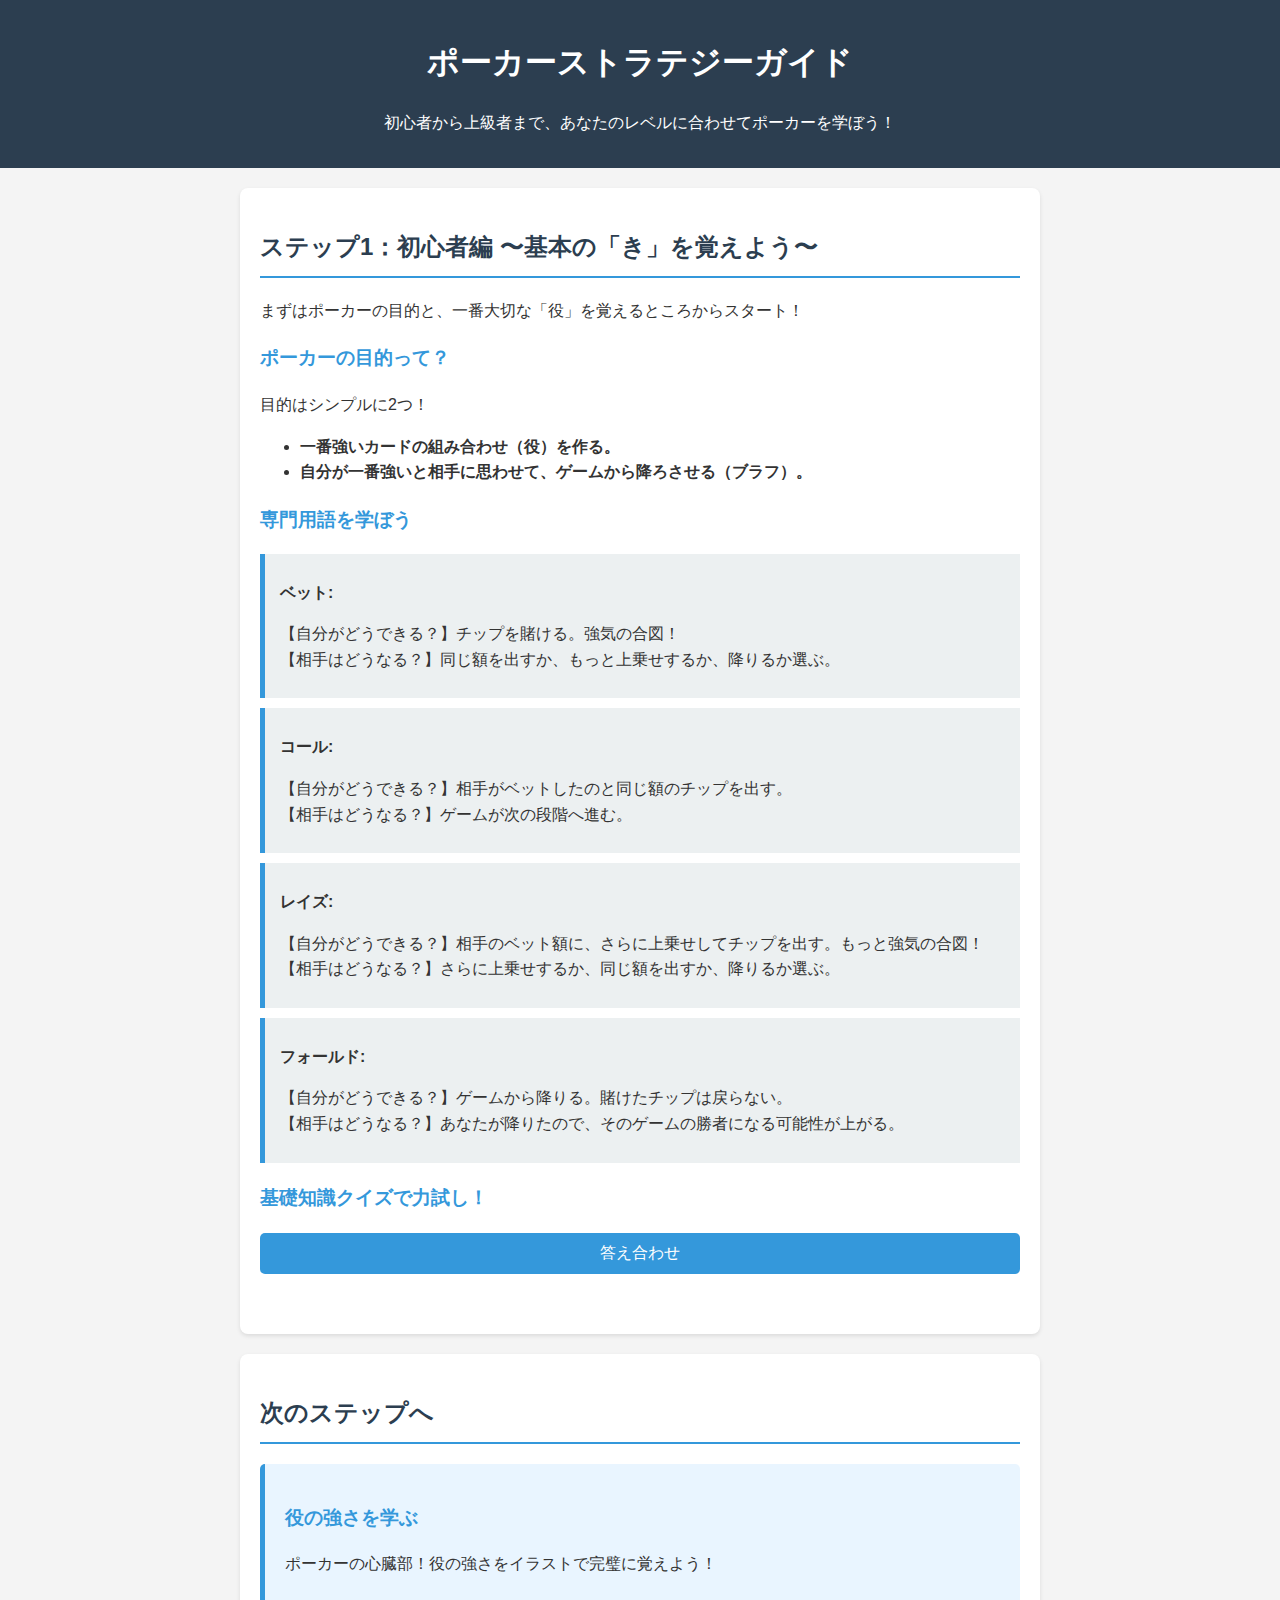
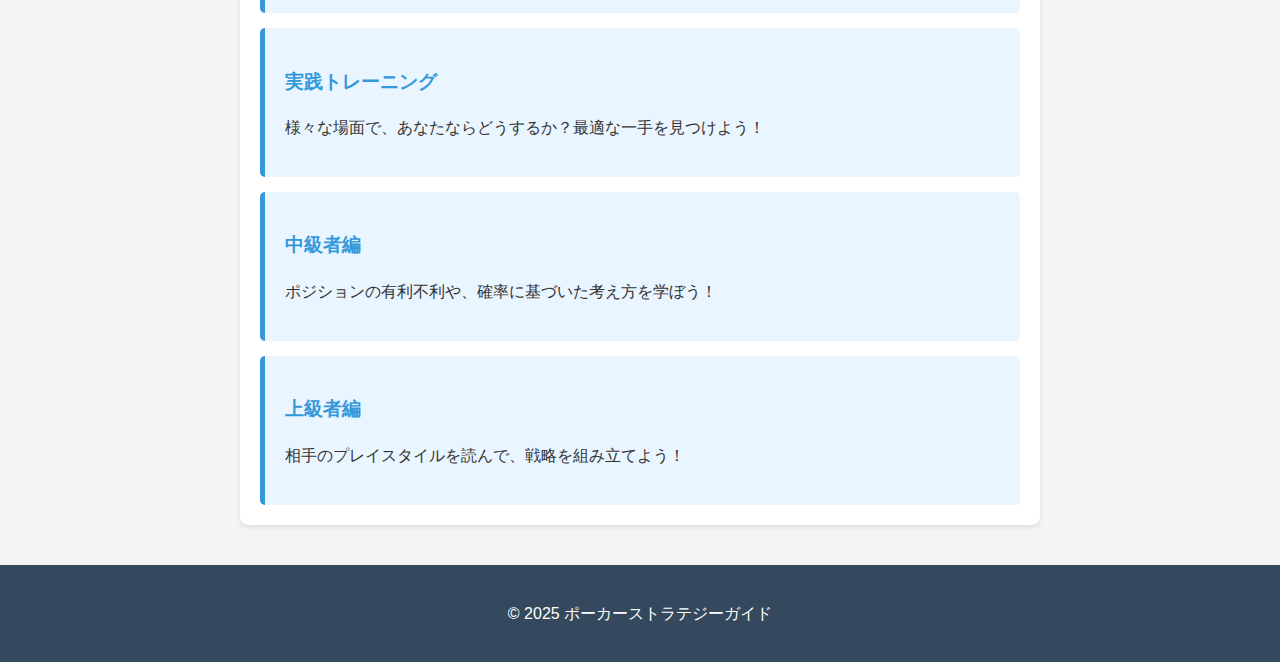
<file: index.html>
<!DOCTYPE html>
<html lang="ja">
<head>
    <meta charset="UTF-8">
    <meta name="viewport" content="width=device-width, initial-scale=1.0">
    <title>ポーカーストラテジーガイド - トップ</title>
    <link rel="stylesheet" href="style.css">
</head>
<body>
    <header>
        <h1>ポーカーストラテジーガイド</h1>
        <p>初心者から上級者まで、あなたのレベルに合わせてポーカーを学ぼう！</p>
    </header>

    <main>
        <!-- 初心者編セクション -->
        <section id="beginner">
            <h2>ステップ1：初心者編 〜基本の「き」を覚えよう〜</h2>
            <p>まずはポーカーの目的と、一番大切な「役」を覚えるところからスタート！</p>

            <div class="content-box">
                <h3>ポーカーの目的って？</h3>
                <p>目的はシンプルに2つ！</p>
                <ul>
                    <li><strong>一番強いカードの組み合わせ（役）を作る。</strong></li>
                    <li><strong>自分が一番強いと相手に思わせて、ゲームから降ろさせる（ブラフ）。</strong></li>
                </ul>
            </div>

            <div class="content-box">
                <h3>専門用語を学ぼう</h3>
                <div class="term">
                    <p><strong>ベット:</strong></p>
                    <p>【自分がどうできる？】チップを賭ける。強気の合図！<br>
                       【相手はどうなる？】同じ額を出すか、もっと上乗せするか、降りるか選ぶ。</p>
                </div>
                <div class="term">
                    <p><strong>コール:</strong></p>
                    <p>【自分がどうできる？】相手がベットしたのと同じ額のチップを出す。<br>
                       【相手はどうなる？】ゲームが次の段階へ進む。</p>
                </div>
                <div class="term">
                    <p><strong>レイズ:</strong></p>
                    <p>【自分がどうできる？】相手のベット額に、さらに上乗せしてチップを出す。もっと強気の合図！<br>
                       【相手はどうなる？】さらに上乗せするか、同じ額を出すか、降りるか選ぶ。</p>
                </div>
                <div class="term">
                    <p><strong>フォールド:</strong></p>
                    <p>【自分がどうできる？】ゲームから降りる。賭けたチップは戻らない。<br>
                       【相手はどうなる？】あなたが降りたので、そのゲームの勝者になる可能性が上がる。</p>
                </div>
            </div>

            <!-- 基礎知識クイズセクション -->
            <div id="quiz-section" class="content-box">
                <h3>基礎知識クイズで力試し！</h3>
                <div id="quiz-container">
                    <!-- クイズはJavaScriptで生成されます -->
                </div>
                <button id="quiz-submit-btn">答え合わせ</button>
                <div id="quiz-result"></div>
            </div>
        </section>
        
        <!-- 次のステップへ -->
        <section id="next-level">
            <h2>次のステップへ</h2>
            <a href="hands.html" class="level-box">
                <h3>役の強さを学ぶ</h3>
                <p>ポーカーの心臓部！役の強さをイラストで完璧に覚えよう！</p>
            </a>
            <a href="training.html" class="level-box">
                <h3>実践トレーニング</h3>
                <p>様々な場面で、あなたならどうするか？最適な一手を見つけよう！</p>
            </a>
            <a href="intermediate.html" class="level-box">
                <h3>中級者編</h3>
                <p>ポジションの有利不利や、確率に基づいた考え方を学ぼう！</p>
            </a>
            <a href="advanced.html" class="level-box">
                <h3>上級者編</h3>
                <p>相手のプレイスタイルを読んで、戦略を組み立てよう！</p>
            </a>
        </section>
    </main>

    <footer>
        <p>&copy; 2025 ポーカーストラテジーガイド</p>
    </footer>
    <script src="main.js"></script>
</body>
</html>
</file>
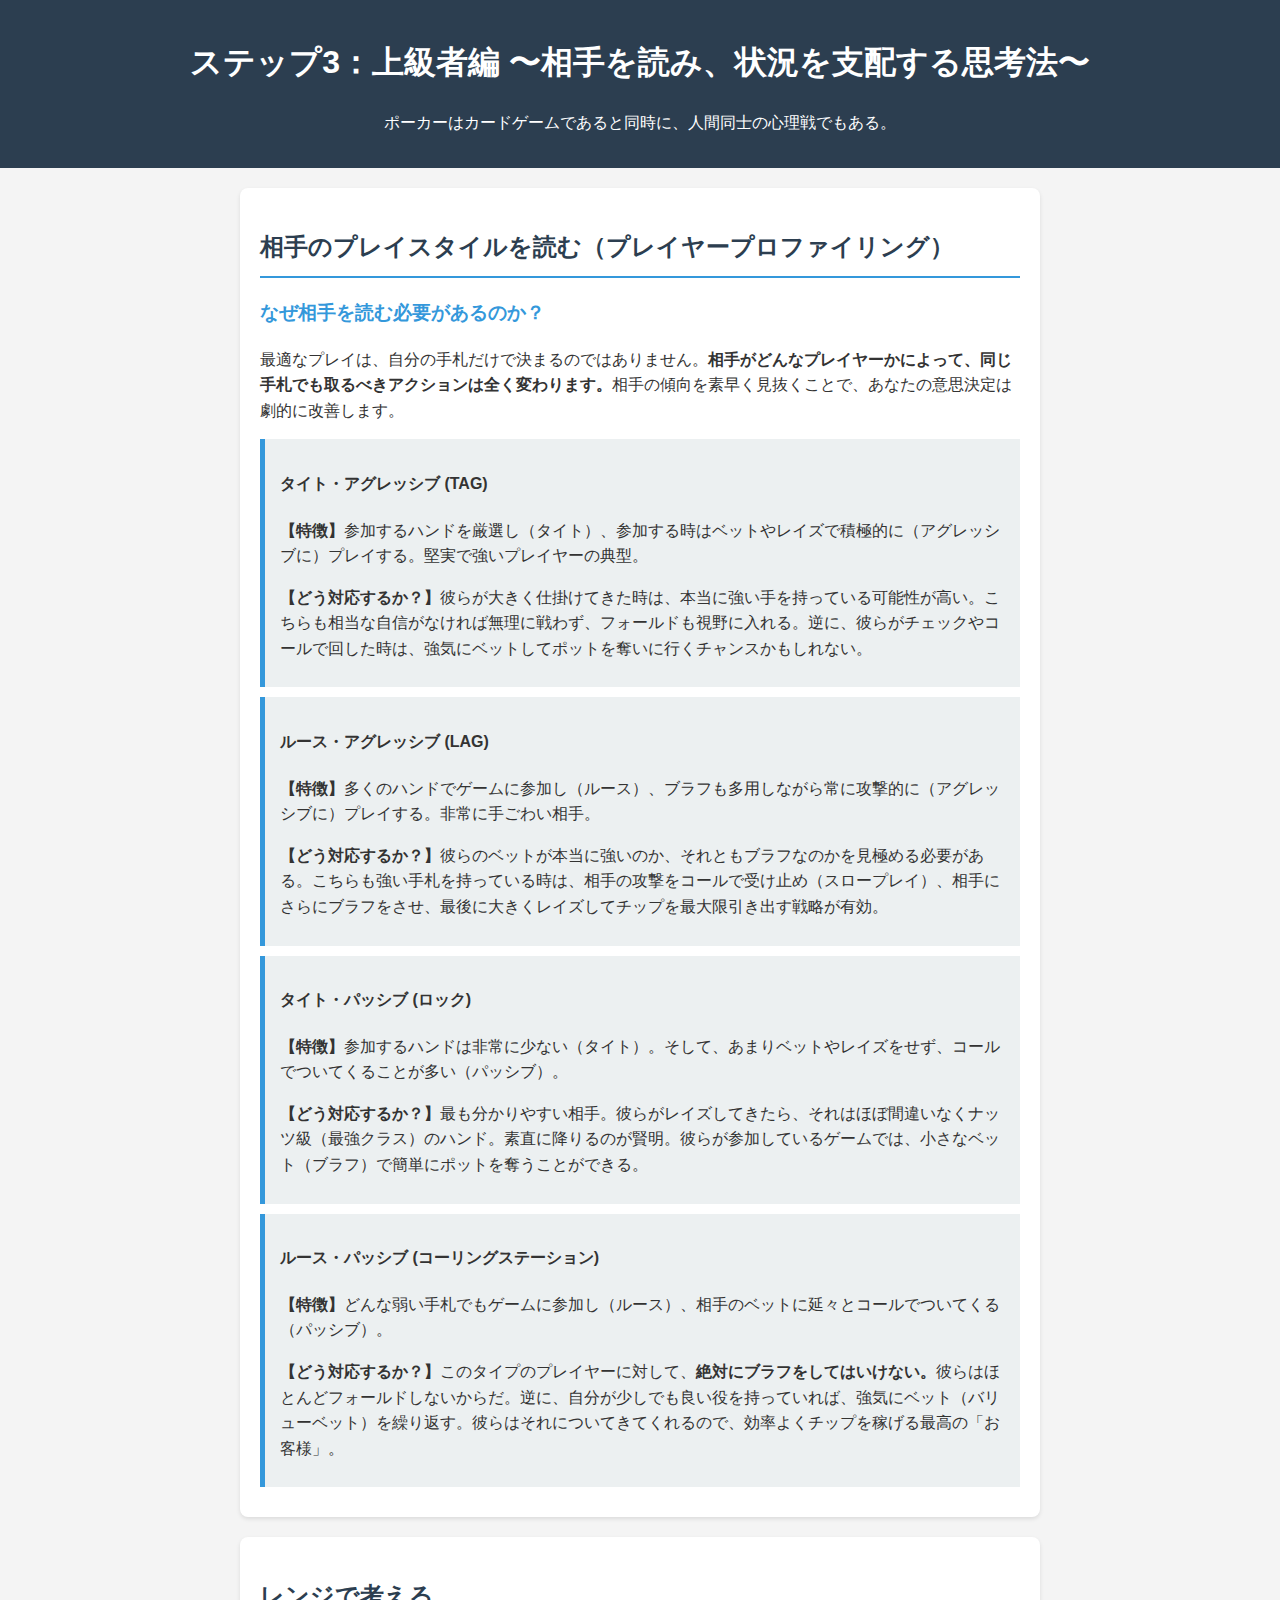
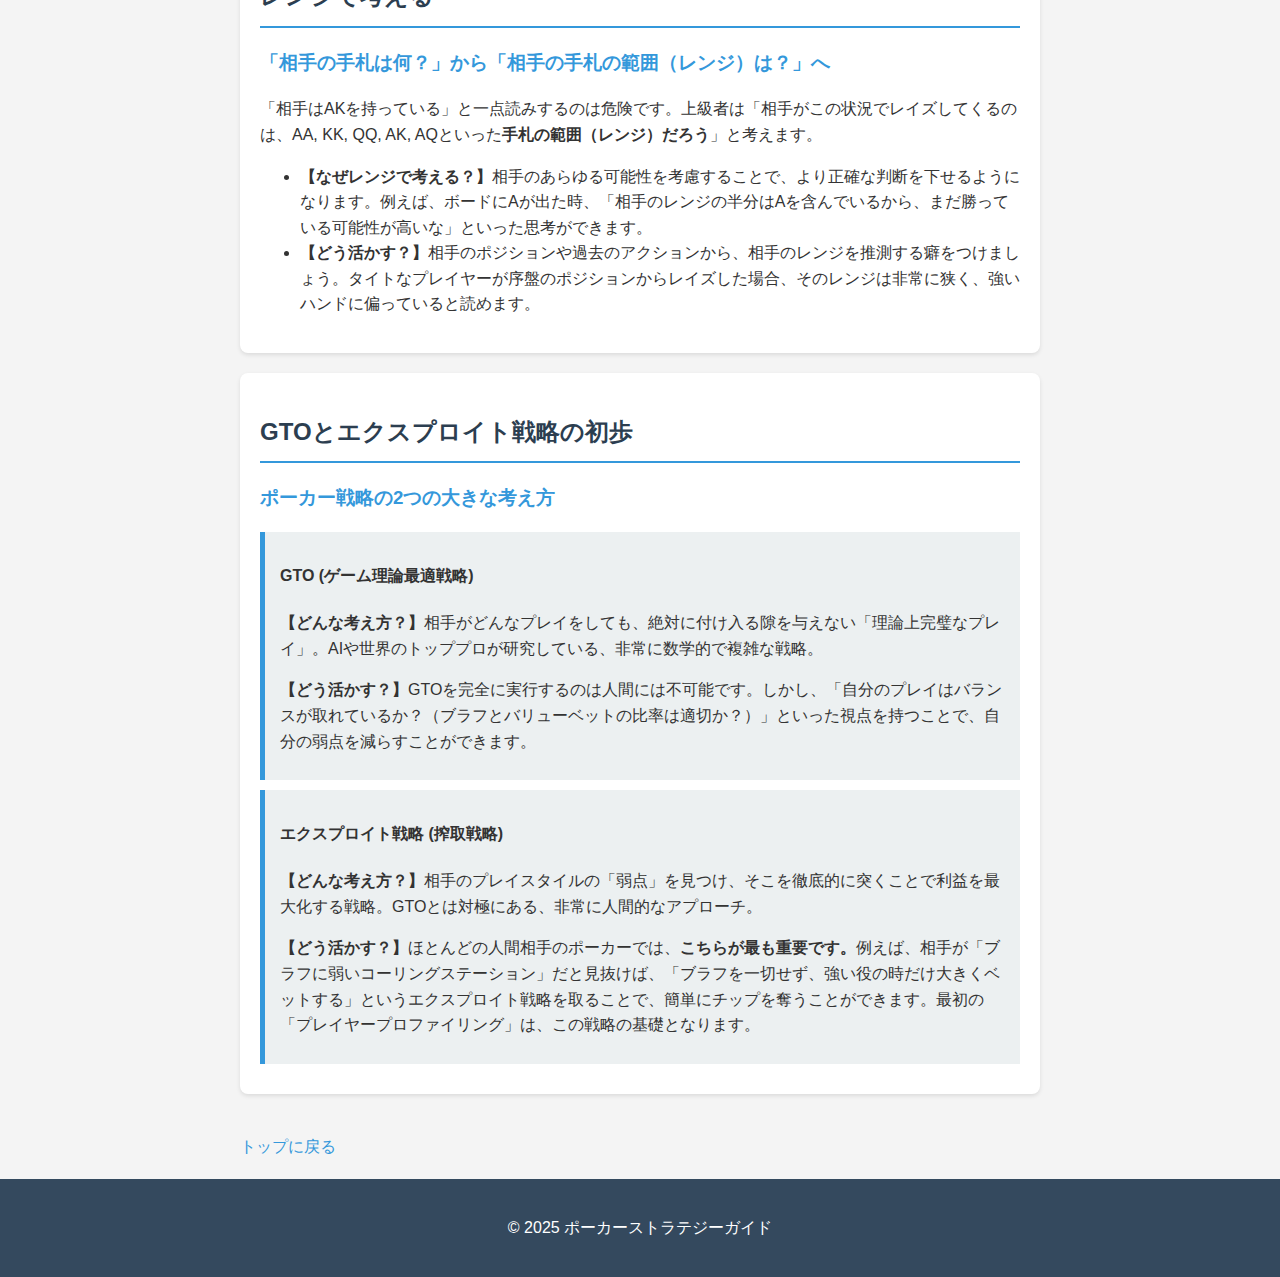
<file: advanced.html>
<!DOCTYPE html>
<html lang="ja">
<head>
    <meta charset="UTF-8">
    <meta name="viewport" content="width=device-width, initial-scale=1.0">
    <title>上級者編 - ポーカーガイド</title>
    <link rel="stylesheet" href="style.css">
</head>
<body>
    <header>
        <h1>ステップ3：上級者編 〜相手を読み、状況を支配する思考法〜</h1>
        <p>ポーカーはカードゲームであると同時に、人間同士の心理戦でもある。</p>
    </header>

    <main>
        <section>
            <h2>相手のプレイスタイルを読む（プレイヤープロファイリング）</h2>
            <div class="content-box">
                <h3>なぜ相手を読む必要があるのか？</h3>
                <p>最適なプレイは、自分の手札だけで決まるのではありません。<strong>相手がどんなプレイヤーかによって、同じ手札でも取るべきアクションは全く変わります。</strong>相手の傾向を素早く見抜くことで、あなたの意思決定は劇的に改善します。</p>
                
                <div class="term">
                    <h4>タイト・アグレッシブ (TAG)</h4>
                    <p><strong>【特徴】</strong>参加するハンドを厳選し（タイト）、参加する時はベットやレイズで積極的に（アグレッシブに）プレイする。堅実で強いプレイヤーの典型。</p>
                    <p><strong>【どう対応するか？】</strong>彼らが大きく仕掛けてきた時は、本当に強い手を持っている可能性が高い。こちらも相当な自信がなければ無理に戦わず、フォールドも視野に入れる。逆に、彼らがチェックやコールで回した時は、強気にベットしてポットを奪いに行くチャンスかもしれない。</p>
                </div>

                <div class="term">
                    <h4>ルース・アグレッシブ (LAG)</h4>
                    <p><strong>【特徴】</strong>多くのハンドでゲームに参加し（ルース）、ブラフも多用しながら常に攻撃的に（アグレッシブに）プレイする。非常に手ごわい相手。</p>
                    <p><strong>【どう対応するか？】</strong>彼らのベットが本当に強いのか、それともブラフなのかを見極める必要がある。こちらも強い手札を持っている時は、相手の攻撃をコールで受け止め（スロープレイ）、相手にさらにブラフをさせ、最後に大きくレイズしてチップを最大限引き出す戦略が有効。</p>
                </div>

                <div class="term">
                    <h4>タイト・パッシブ (ロック)</h4>
                    <p><strong>【特徴】</strong>参加するハンドは非常に少ない（タイト）。そして、あまりベットやレイズをせず、コールでついてくることが多い（パッシブ）。</p>
                    <p><strong>【どう対応するか？】</strong>最も分かりやすい相手。彼らがレイズしてきたら、それはほぼ間違いなくナッツ級（最強クラス）のハンド。素直に降りるのが賢明。彼らが参加しているゲームでは、小さなベット（ブラフ）で簡単にポットを奪うことができる。</p>
                </div>

                 <div class="term">
                    <h4>ルース・パッシブ (コーリングステーション)</h4>
                    <p><strong>【特徴】</strong>どんな弱い手札でもゲームに参加し（ルース）、相手のベットに延々とコールでついてくる（パッシブ）。</p>
                    <p><strong>【どう対応するか？】</strong>このタイプのプレイヤーに対して、<strong>絶対にブラフをしてはいけない。</strong>彼らはほとんどフォールドしないからだ。逆に、自分が少しでも良い役を持っていれば、強気にベット（バリューベット）を繰り返す。彼らはそれについてきてくれるので、効率よくチップを稼げる最高の「お客様」。</p>
                </div>
            </div>
        </section>

        <section>
            <h2>レンジで考える</h2>
            <div class="content-box">
                <h3>「相手の手札は何？」から「相手の手札の範囲（レンジ）は？」へ</h3>
                <p>「相手はAKを持っている」と一点読みするのは危険です。上級者は「相手がこの状況でレイズしてくるのは、AA, KK, QQ, AK, AQといった<strong>手札の範囲（レンジ）だろう</strong>」と考えます。</p>
                <ul>
                    <li><strong>【なぜレンジで考える？】</strong>相手のあらゆる可能性を考慮することで、より正確な判断を下せるようになります。例えば、ボードにAが出た時、「相手のレンジの半分はAを含んでいるから、まだ勝っている可能性が高いな」といった思考ができます。</li>
                    <li><strong>【どう活かす？】</strong>相手のポジションや過去のアクションから、相手のレンジを推測する癖をつけましょう。タイトなプレイヤーが序盤のポジションからレイズした場合、そのレンジは非常に狭く、強いハンドに偏っていると読めます。</li>
                </ul>
            </div>
        </section>

        <section>
            <h2>GTOとエクスプロイト戦略の初歩</h2>
            <div class="content-box">
                <h3>ポーカー戦略の2つの大きな考え方</h3>
                <div class="term">
                    <h4>GTO (ゲーム理論最適戦略)</h4>
                    <p><strong>【どんな考え方？】</strong>相手がどんなプレイをしても、絶対に付け入る隙を与えない「理論上完璧なプレイ」。AIや世界のトッププロが研究している、非常に数学的で複雑な戦略。</p>
                    <p><strong>【どう活かす？】</strong>GTOを完全に実行するのは人間には不可能です。しかし、「自分のプレイはバランスが取れているか？（ブラフとバリューベットの比率は適切か？）」といった視点を持つことで、自分の弱点を減らすことができます。</p>
                </div>
                <div class="term">
                    <h4>エクスプロイト戦略 (搾取戦略)</h4>
                    <p><strong>【どんな考え方？】</strong>相手のプレイスタイルの「弱点」を見つけ、そこを徹底的に突くことで利益を最大化する戦略。GTOとは対極にある、非常に人間的なアプローチ。</p>
                    <p><strong>【どう活かす？】</strong>ほとんどの人間相手のポーカーでは、<strong>こちらが最も重要です。</strong>例えば、相手が「ブラフに弱いコーリングステーション」だと見抜けば、「ブラフを一切せず、強い役の時だけ大きくベットする」というエクスプロイト戦略を取ることで、簡単にチップを奪うことができます。最初の「プレイヤープロファイリング」は、この戦略の基礎となります。</p>
                </div>
            </div>
        </section>
        
        <a href="index.html" class="back-link">トップに戻る</a>
    </main>

    <footer>
        <p>&copy; 2025 ポーカーストラテジーガイド</p>
    </footer>
</body>
</html>
</file>
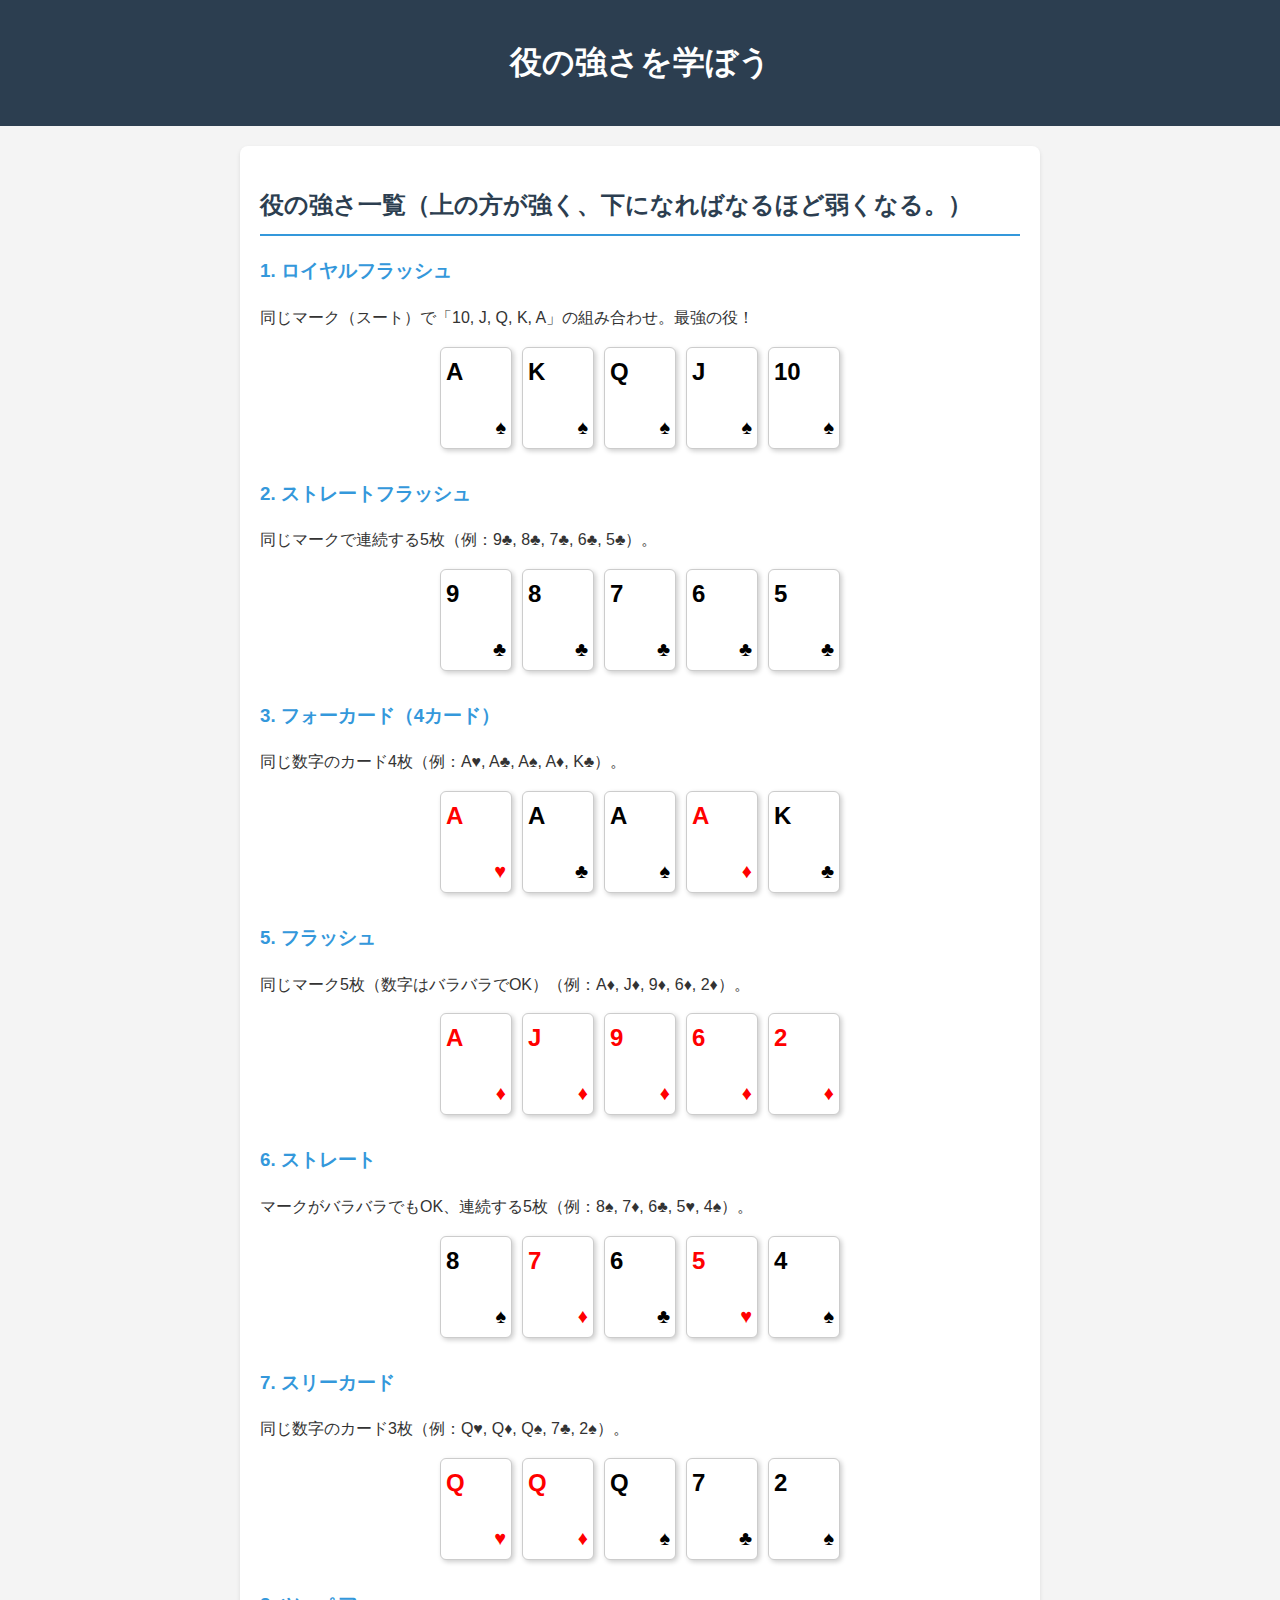
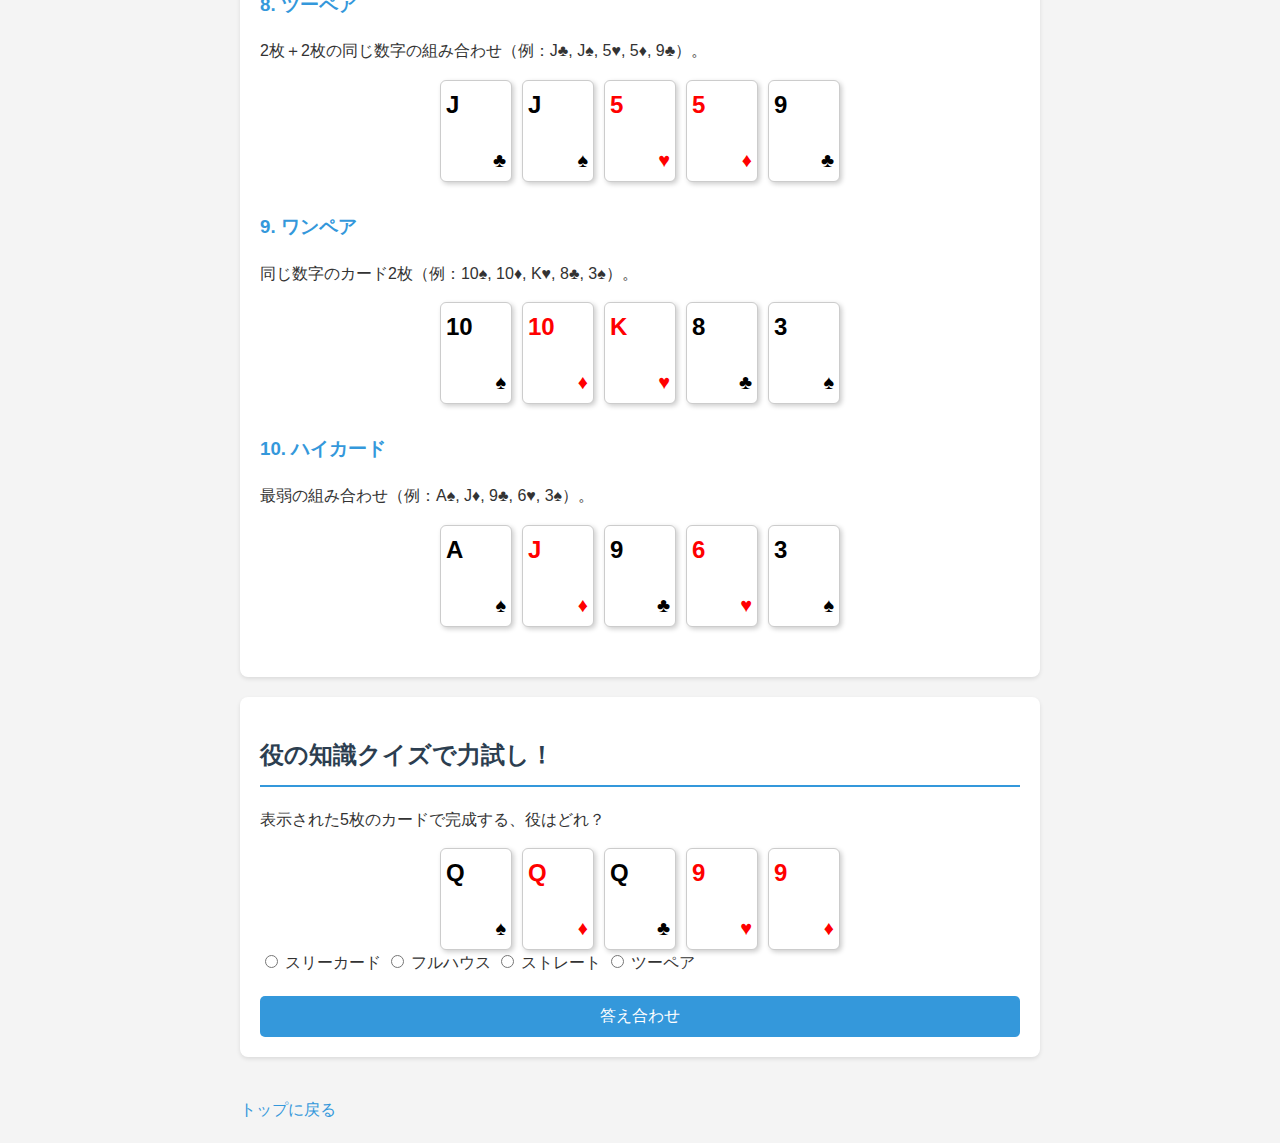
<file: hands.html>
<!DOCTYPE html>
<html lang="ja">
<head>
    <meta charset="UTF-8">
    <meta name="viewport" content="width=device-width, initial-scale=1.0">
    <title>役の強さを学ぼう - ポーカーガイド</title>
    <link rel="stylesheet" href="style.css">
</head>
<body>
    <header>
        <h1>役の強さを学ぼう</h1>
    </header>

    <main>
        <section id="hand-ranks">
            <h2>役の強さ一覧（上の方が強く、下になればなるほど弱くなる。）</h2>
            
            <!-- 役のリストをここに生成 (例：ロイヤルフラッシュ) -->
            <div class="hand-rank-item">
                <h3>1. ロイヤルフラッシュ</h3>
                <p>同じマーク（スート）で「10, J, Q, K, A」の組み合わせ。最強の役！</p>
                <div class="hand">
                    <div class="card spade"><span>A</span><span class="suit">♠</span></div>
                    <div class="card spade"><span>K</span><span class="suit">♠</span></div>
                    <div class="card spade"><span>Q</span><span class="suit">♠</span></div>
                    <div class="card spade"><span>J</span><span class="suit">♠</span></div>
                    <div class="card spade"><span>10</span><span class="suit">♠</span></div>
                </div>
            </div>

            <!-- (以下、ストレートフラッシュ、フォーカード...と続く) -->
             <div class="hand-rank-item">
                <h3>2. ストレートフラッシュ</h3>
                <p>同じマークで連続する5枚（例：9♣, 8♣, 7♣, 6♣, 5♣）。</p>
                <div class="hand">
                    <div class="card club"><span>9</span><span class="suit">♣</span></div>
                    <div class="card club"><span>8</span><span class="suit">♣</span></div>
                    <div class="card club"><span>7</span><span class="suit">♣</span></div>
                    <div class="card club"><span>6</span><span class="suit">♣</span></div>
                    <div class="card club"><span>5</span><span class="suit">♣</span></div>
                </div>
            </div>

            <div class="hand-rank-item">
                <h3>3. フォーカード（4カード）</h3>
                <p>同じ数字のカード4枚（例：A♥, A♣, A♠, A♦, K♣）。</p>
                <div class="hand">
                    <div class="card heart"><span>A</span><span class="suit">♥</span></div>
                    <div class="card club"><span>A</span><span class="suit">♣</span></div>
                    <div class="card spade"><span>A</span><span class="suit">♠</span></div>
                    <div class="card diamond"><span>A</span><span class="suit">♦</span></div>
                    <div class="card club"><span>K</span><span class="suit">♣</span></div>
                </div>
            </div>

            <div class="hand-rank-item">
                <h3>5. フラッシュ</h3>
                <p>同じマーク5枚（数字はバラバラでOK）（例：A♦, J♦, 9♦, 6♦, 2♦）。</p>
                <div class="hand">
                    <div class="card diamond"><span>A</span><span class="suit">♦</span></div>
                    <div class="card diamond"><span>J</span><span class="suit">♦</span></div>
                    <div class="card diamond"><span>9</span><span class="suit">♦</span></div>
                    <div class="card diamond"><span>6</span><span class="suit">♦</span></div>
                    <div class="card diamond"><span>2</span><span class="suit">♦</span></div>
                </div>
            </div>

            <div class="hand-rank-item">
                <h3>6. ストレート</h3>
                <p>マークがバラバラでもOK、連続する5枚（例：8♠, 7♦, 6♣, 5♥, 4♠）。</p>
                <div class="hand">
                    <div class="card spade"><span>8</span><span class="suit">♠</span></div>
                    <div class="card diamond"><span>7</span><span class="suit">♦</span></div>
                    <div class="card club"><span>6</span><span class="suit">♣</span></div>
                    <div class="card heart"><span>5</span><span class="suit">♥</span></div>
                    <div class="card spade"><span>4</span><span class="suit">♠</span></div>
                </div>
            </div>

            <div class="hand-rank-item">
                <h3>7. スリーカード</h3>
                <p>同じ数字のカード3枚（例：Q♥, Q♦, Q♠, 7♣, 2♠）。</p>
                <div class="hand">
                    <div class="card heart"><span>Q</span><span class="suit">♥</span></div>
                    <div class="card diamond"><span>Q</span><span class="suit">♦</span></div>
                    <div class="card spade"><span>Q</span><span class="suit">♠</span></div>
                    <div class="card club"><span>7</span><span class="suit">♣</span></div>
                    <div class="card spade"><span>2</span><span class="suit">♠</span></div>
                </div>
            </div>

            <div class="hand-rank-item">
                <h3>8. ツーペア</h3>
                <p>2枚＋2枚の同じ数字の組み合わせ（例：J♣, J♠, 5♥, 5♦, 9♣）。</p>
                <div class="hand">
                    <div class="card club"><span>J</span><span class="suit">♣</span></div>
                    <div class="card spade"><span>J</span><span class="suit">♠</span></div>
                    <div class="card heart"><span>5</span><span class="suit">♥</span></div>
                    <div class="card diamond"><span>5</span><span class="suit">♦</span></div>
                    <div class="card club"><span>9</span><span class="suit">♣</span></div>
                </div>
            </div>

            <div class="hand-rank-item">
                <h3>9. ワンペア</h3>
                <p>同じ数字のカード2枚（例：10♠, 10♦, K♥, 8♣, 3♠）。</p>
                <div class="hand">
                    <div class="card spade"><span>10</span><span class="suit">♠</span></div>
                    <div class="card diamond"><span>10</span><span class="suit">♦</span></div>
                    <div class="card heart"><span>K</span><span class="suit">♥</span></div>
                    <div class="card club"><span>8</span><span class="suit">♣</span></div>
                    <div class="card spade"><span>3</span><span class="suit">♠</span></div>
                </div>
            </div>

            <div class="hand-rank-item">
                <h3>10. ハイカード</h3>
                <p>最弱の組み合わせ（例：A♠, J♦, 9♣, 6♥, 3♠）。</p>
                <div class="hand">
                    <div class="card spade"><span>A</span><span class="suit">♠</span></div>
                    <div class="card diamond"><span>J</span><span class="suit">♦</span></div>
                    <div class="card club"><span>9</span><span class="suit">♣</span></div>
                    <div class="card heart"><span>6</span><span class="suit">♥</span></div>
                    <div class="card spade"><span>3</span><span class="suit">♠</span></div>
                </div>
            </div>

        </section>


        <section id="quiz-section" class="content-box">
            <h2>役の知識クイズで力試し！</h2>
            <p>表示された5枚のカードで完成する、役はどれ？</p>
            <div id="quiz-display">
                <!-- クイズのカードはJSでここに表示 -->
            </div>
            <div id="quiz-options">
                <!-- 選択肢はJSでここに表示 -->
            </div>
            <button id="quiz-submit-btn">答え合わせ</button>
            <div id="quiz-result"></div>
        </section>
        
        <a href="index.html" class="back-link">トップに戻る</a>
    </main>
    
    <script src="hands.js"></script>
</body>
</html>
</file>
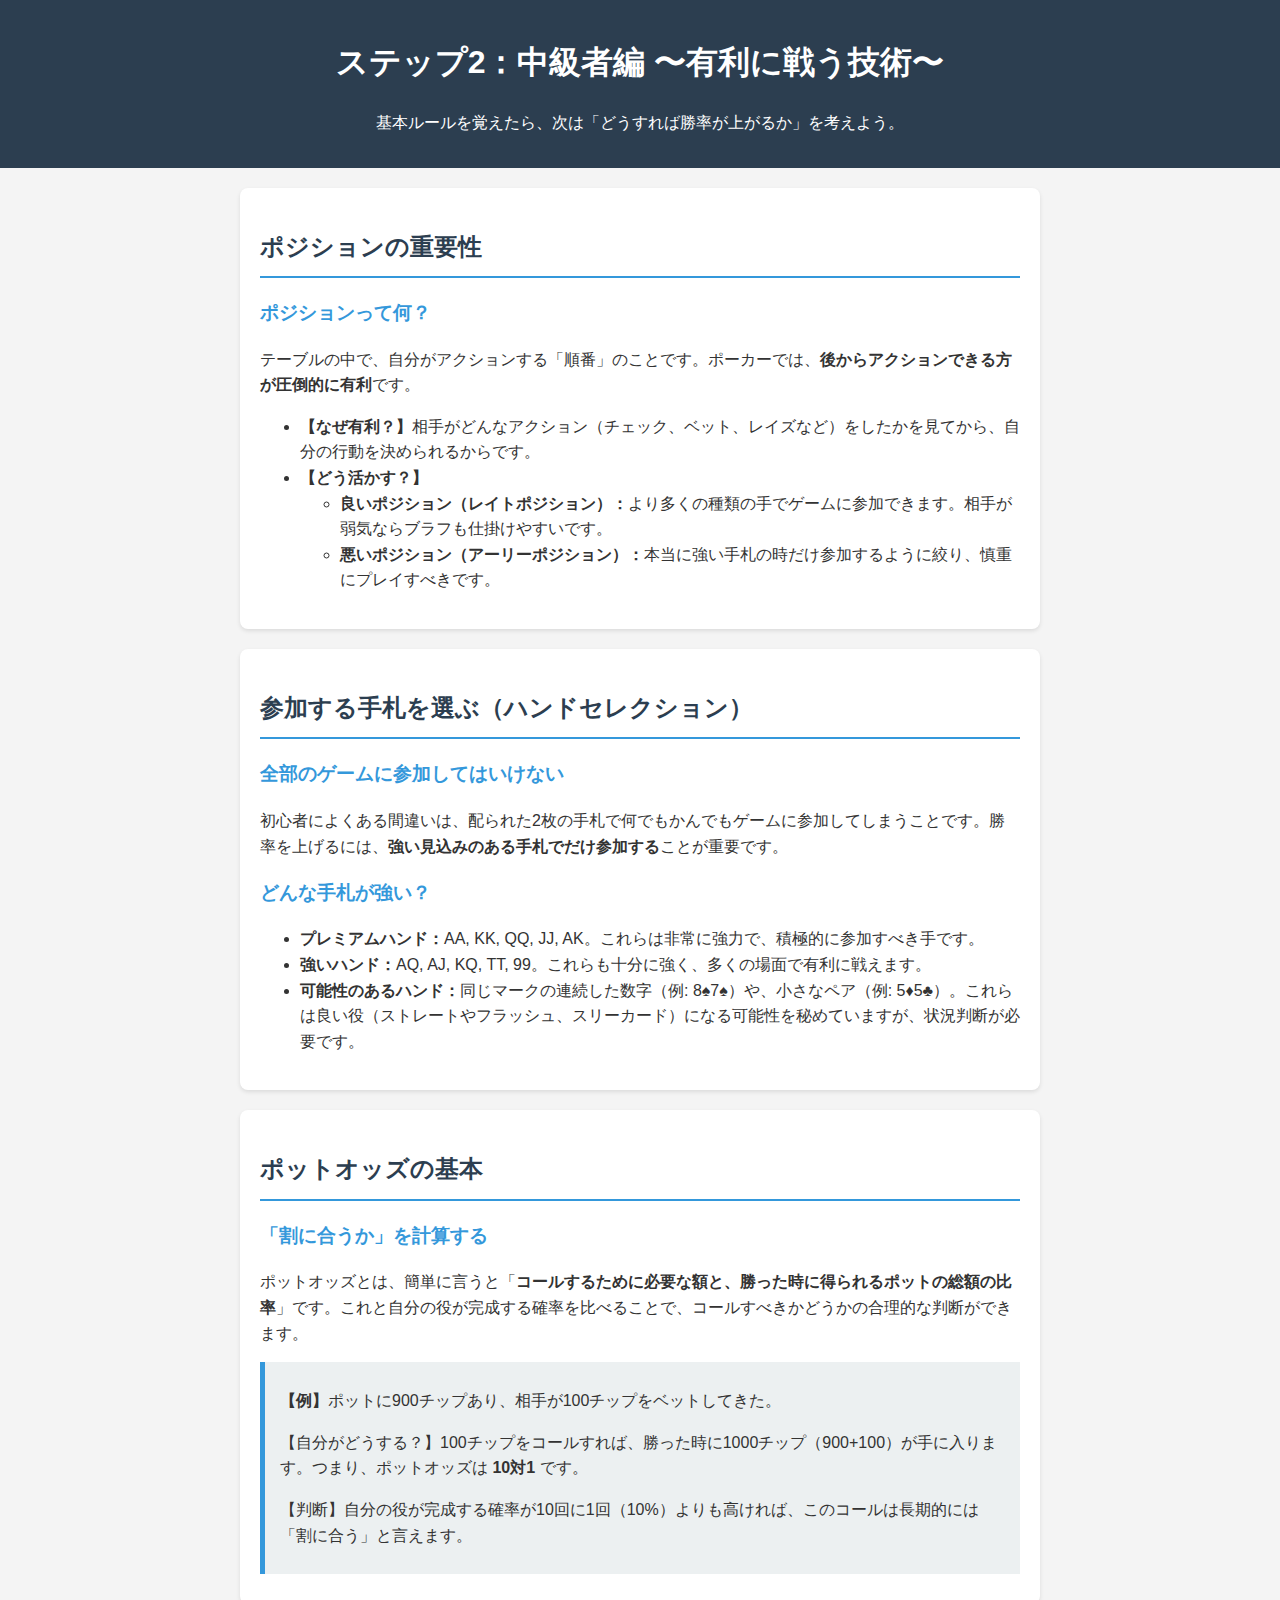
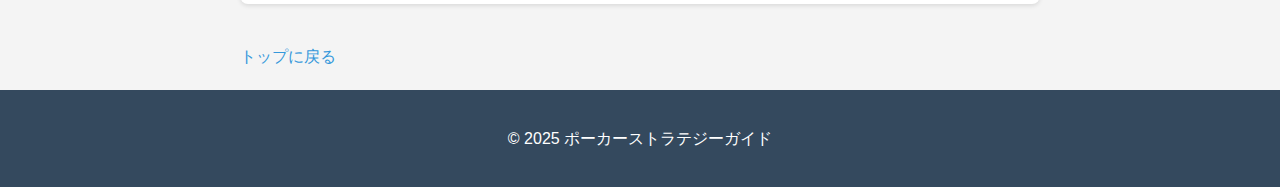
<file: intermediate.html>
<!DOCTYPE html>
<html lang="ja">
<head>
    <meta charset="UTF-8">
    <meta name="viewport" content="width=device-width, initial-scale=1.0">
    <title>中級者編 - ポーカーガイド</title>
    <link rel="stylesheet" href="style.css">
</head>
<body>
    <header>
        <h1>ステップ2：中級者編 〜有利に戦う技術〜</h1>
        <p>基本ルールを覚えたら、次は「どうすれば勝率が上がるか」を考えよう。</p>
    </header>

    <main>
        <section>
            <h2>ポジションの重要性</h2>
            <div class="content-box">
                <h3>ポジションって何？</h3>
                <p>テーブルの中で、自分がアクションする「順番」のことです。ポーカーでは、<strong>後からアクションできる方が圧倒的に有利</strong>です。</p>
                <ul>
                    <li><strong>【なぜ有利？】</strong>相手がどんなアクション（チェック、ベット、レイズなど）をしたかを見てから、自分の行動を決められるからです。</li>
                    <li><strong>【どう活かす？】</strong>
                        <ul>
                            <li><strong>良いポジション（レイトポジション）：</strong>より多くの種類の手でゲームに参加できます。相手が弱気ならブラフも仕掛けやすいです。</li>
                            <li><strong>悪いポジション（アーリーポジション）：</strong>本当に強い手札の時だけ参加するように絞り、慎重にプレイすべきです。</li>
                        </ul>
                    </li>
                </ul>
            </div>
        </section>

        <section>
            <h2>参加する手札を選ぶ（ハンドセレクション）</h2>
            <div class="content-box">
                <h3>全部のゲームに参加してはいけない</h3>
                <p>初心者によくある間違いは、配られた2枚の手札で何でもかんでもゲームに参加してしまうことです。勝率を上げるには、<strong>強い見込みのある手札でだけ参加する</strong>ことが重要です。</p>
                
                <h3>どんな手札が強い？</h3>
                <ul>
                    <li><strong>プレミアムハンド：</strong>AA, KK, QQ, JJ, AK。これらは非常に強力で、積極的に参加すべき手です。</li>
                    <li><strong>強いハンド：</strong>AQ, AJ, KQ, TT, 99。これらも十分に強く、多くの場面で有利に戦えます。</li>
                    <li><strong>可能性のあるハンド：</strong>同じマークの連続した数字（例: 8♠7♠）や、小さなペア（例: 5♦5♣）。これらは良い役（ストレートやフラッシュ、スリーカード）になる可能性を秘めていますが、状況判断が必要です。</li>
                </ul>
            </div>
        </section>

        <section>
            <h2>ポットオッズの基本</h2>
            <div class="content-box">
                <h3>「割に合うか」を計算する</h3>
                <p>ポットオッズとは、簡単に言うと「<strong>コールするために必要な額と、勝った時に得られるポットの総額の比率</strong>」です。これと自分の役が完成する確率を比べることで、コールすべきかどうかの合理的な判断ができます。</p>
                <div class="term">
                    <p><strong>【例】</strong>ポットに900チップあり、相手が100チップをベットしてきた。</p>
                    <p>【自分がどうする？】100チップをコールすれば、勝った時に1000チップ（900+100）が手に入ります。つまり、ポットオッズは <strong>10対1</strong> です。</p>
                    <p>【判断】自分の役が完成する確率が10回に1回（10%）よりも高ければ、このコールは長期的には「割に合う」と言えます。</p>
                </div>
            </div>
        </section>

        <a href="index.html" class="back-link">トップに戻る</a>
    </main>

    <footer>
        <p>&copy; 2025 ポーカーストラテジーガイド</p>
    </footer>
</body>
</html>
</file>
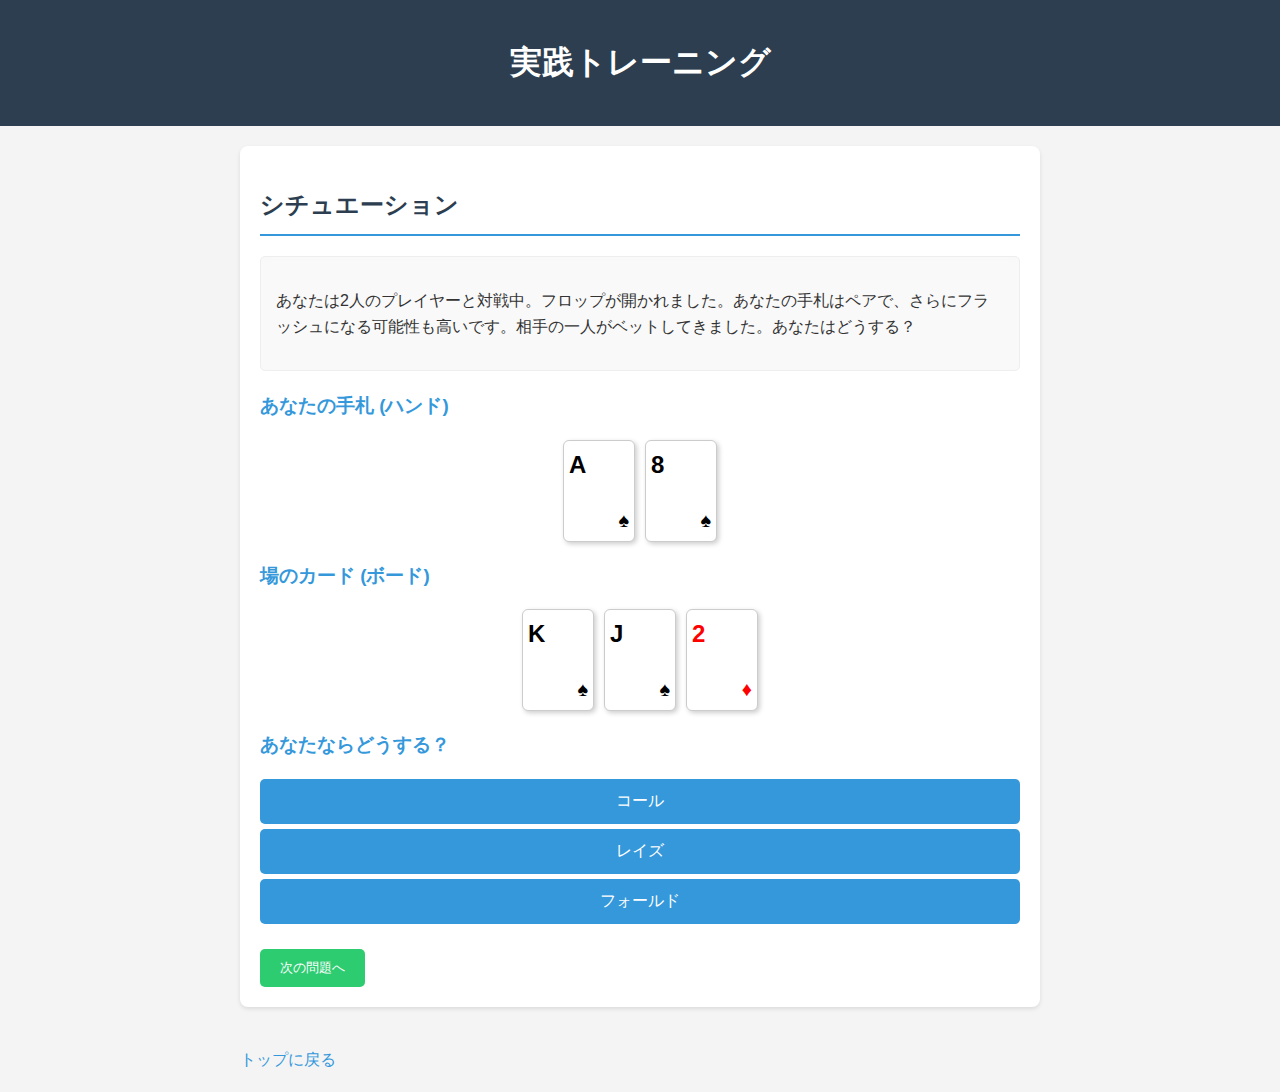
<file: training.html>
<!DOCTYPE html>
<html lang="ja">
<head>
    <meta charset="UTF-8">
    <meta name="viewport" content="width=device-width, initial-scale=1.0">
    <title>実践トレーニング - ポーカーガイド</title>
    <link rel="stylesheet" href="style.css">
</head>
<body>
    <header>
        <h1>実践トレーニング</h1>
    </header>

    <main>
        <section id="training-scenario">
            <h2>シチュエーション</h2>
            <div id="situation-text">
                <p>ここに状況説明が表示されます。</p>
            </div>

            <h3>あなたの手札 (ハンド)</h3>
            <div id="my-hand" class="hand">
                <!-- JSでカードを表示 -->
            </div>

            <h3>場のカード (ボード)</h3>
            <div id="board-cards" class="hand">
                <!-- JSでカードを表示 -->
            </div>

            <h3>あなたならどうする？</h3>
            <div id="action-options">
                <!-- JSで選択肢ボタンを表示 -->
            </div>
            
            <div id="explanation-box">
                <!-- 選択肢の解説をここに表示 -->
            </div>

            <button id="next-scenario-btn">次の問題へ</button>
        </section>

        <a href="index.html" class="back-link">トップに戻る</a>
    </main>

    <script src="training.js"></script>
</body>
</html>
</file>
<file: style.css>
/* 基本スタイル */
body {
    font-family: 'Helvetica Neue', Arial, sans-serif;
    line-height: 1.6;
    margin: 0;
    padding: 0;
    background-color: #f4f4f4;
    color: #333;
}

header {
    background-color: #2c3e50;
    color: #fff;
    padding: 1rem 0;
    text-align: center;
}

main {
    padding: 20px;
    max-width: 800px;
    margin: 0 auto;
}

section {
    background: #fff;
    margin-bottom: 20px;
    padding: 20px;
    border-radius: 8px;
    box-shadow: 0 2px 4px rgba(0,0,0,0.1);
}

h2 {
    color: #2c3e50;
    border-bottom: 2px solid #3498db;
    padding-bottom: 10px;
}

h3 {
    color: #3498db;
}

/* コンテンツボックス */
.content-box {
    margin-top: 20px;
}

.term {
    background-color: #ecf0f1;
    border-left: 5px solid #3498db;
    padding: 10px 15px;
    margin-bottom: 10px;
}

/* クイズセクション */
#quiz-container .quiz-question {
    margin-bottom: 15px;
}

#quiz-container label {
    display: block;
    margin-bottom: 5px;
    cursor: pointer;
}

#quiz-submit-btn {
    display: block;
    width: 100%;
    padding: 10px;
    background-color: #3498db;
    color: white;
    border: none;
    border-radius: 5px;
    cursor: pointer;
    font-size: 16px;
    margin-top: 20px;
}

#quiz-submit-btn:hover {
    background-color: #2980b9;
}

#quiz-result {
    margin-top: 20px;
    padding: 10px;
    border-radius: 5px;
}

.correct {
    background-color: #e8f5e9; /* 薄い緑 */
    border: 1px solid #4caf50;
}

.incorrect {
    background-color: #ffebee; /* 薄い赤 */
    border: 1px solid #f44336;
}


/* 次のレベル（準備中） */
.level-box.disabled {
    background-color: #bdc3c7;
    color: #7f8c8d;
    text-align: center;
    padding: 20px;
    margin-top: 15px;
    border-radius: 5px;
}

footer {
    text-align: center;
    padding: 20px;
    background-color: #34495e;
    color: #fff;
}
/* カードのスタイル */
.hand {
    display: flex;
    justify-content: center;
    flex-wrap: wrap;
    gap: 10px;
    margin-top: 10px;
}
.card {
    width: 60px;
    height: 90px;
    background-color: white;
    border: 1px solid #ccc;
    border-radius: 6px;
    box-shadow: 2px 2px 5px rgba(0,0,0,0.2);
    position: relative;
    font-size: 24px;
    font-weight: bold;
    display: flex;
    flex-direction: column;
    justify-content: space-between;
    padding: 5px;
}
.card span {
    display: block;
}
.card .suit {
    font-size: 20px;
    text-align: right;
}
/* スートの色 */
.card.spade, .card.club { color: black; }
.card.heart, .card.diamond { color: red; }


/* 次のステップへ のリンクスタイル */
.level-box {
    display: block;
    background-color: #e9f5ff;
    border-left: 5px solid #3498db;
    padding: 20px;
    margin-top: 15px;
    border-radius: 5px;
    text-decoration: none;
    color: #333;
    transition: transform 0.2s, box-shadow 0.2s;
}
.level-box:hover {
    transform: translateY(-5px);
    box-shadow: 0 4px 8px rgba(0,0,0,0.15);
}

/* 役一覧ページ */
.hand-rank-item {
    margin-bottom: 30px;
}

/* 実践トレーニングページ */
#situation-text {
    background: #f9f9f9;
    padding: 15px;
    border-radius: 5px;
    border: 1px solid #eee;
    margin-bottom: 20px;
}
#action-options button {
    display: block;
    width: 100%;
    padding: 12px;
    margin: 5px 0;
    background-color: #3498db;
    color: white;
    border: none;
    border-radius: 5px;
    cursor: pointer;
    font-size: 16px;
}
#action-options button:hover {
    background-color: #2980b9;
}
#explanation-box {
    margin-top: 20px;
    padding: 15px;
    background-color: #ecf0f1;
    border-radius: 5px;
    display: none; /* 初期状態は非表示 */
}
#next-scenario-btn {
    margin-top: 20px;
    padding: 10px 20px;
    background: #2ecc71;
    color: white;
    border: none;
    cursor: pointer;
    border-radius: 5px;
}
.back-link {
    display: inline-block;
    margin-top: 20px;
    color: #3498db;
    text-decoration: none;
}

/* (前回のCSSコードに以下を追加) */

/* 初心者クイズの選択肢ボタン */
.quiz-options {
    display: flex;
    flex-direction: column;
    gap: 10px;
    margin-top: 15px;
}

.option-btn {
    width: 100%;
    padding: 12px;
    background-color: #3498db;
    color: white;
    border: none;
    border-radius: 5px;
    cursor: pointer;
    font-size: 16px;
    transition: background-color 0.2s;
}

.option-btn:hover:not(:disabled) {
    background-color: #2980b9;
}

.option-btn:disabled {
    cursor: not-allowed;
    opacity: 0.7;
}

/* 選択後のスタイル */
.option-btn.option-correct {
    background-color: #2ecc71; /* 緑 */
    border: 2px solid #27ae60;
}
.option-btn.option-incorrect {
    background-color: #e74c3c; /* 赤 */
    border: 2px solid #c0392b;
}


#quiz-explanation {
    margin-top: 15px;
    padding: 10px;
    background: #f2f2f2;
    border-left: 4px solid #7f8c8d;
    border-radius: 4px;
}

#next-quiz-btn {
    margin-top: 20px;
    padding: 10px 20px;
    background: #9b59b6;
    color: white;
    border: none;
    cursor: pointer;
    border-radius: 5px;
    font-size: 16px;
}
</file>
